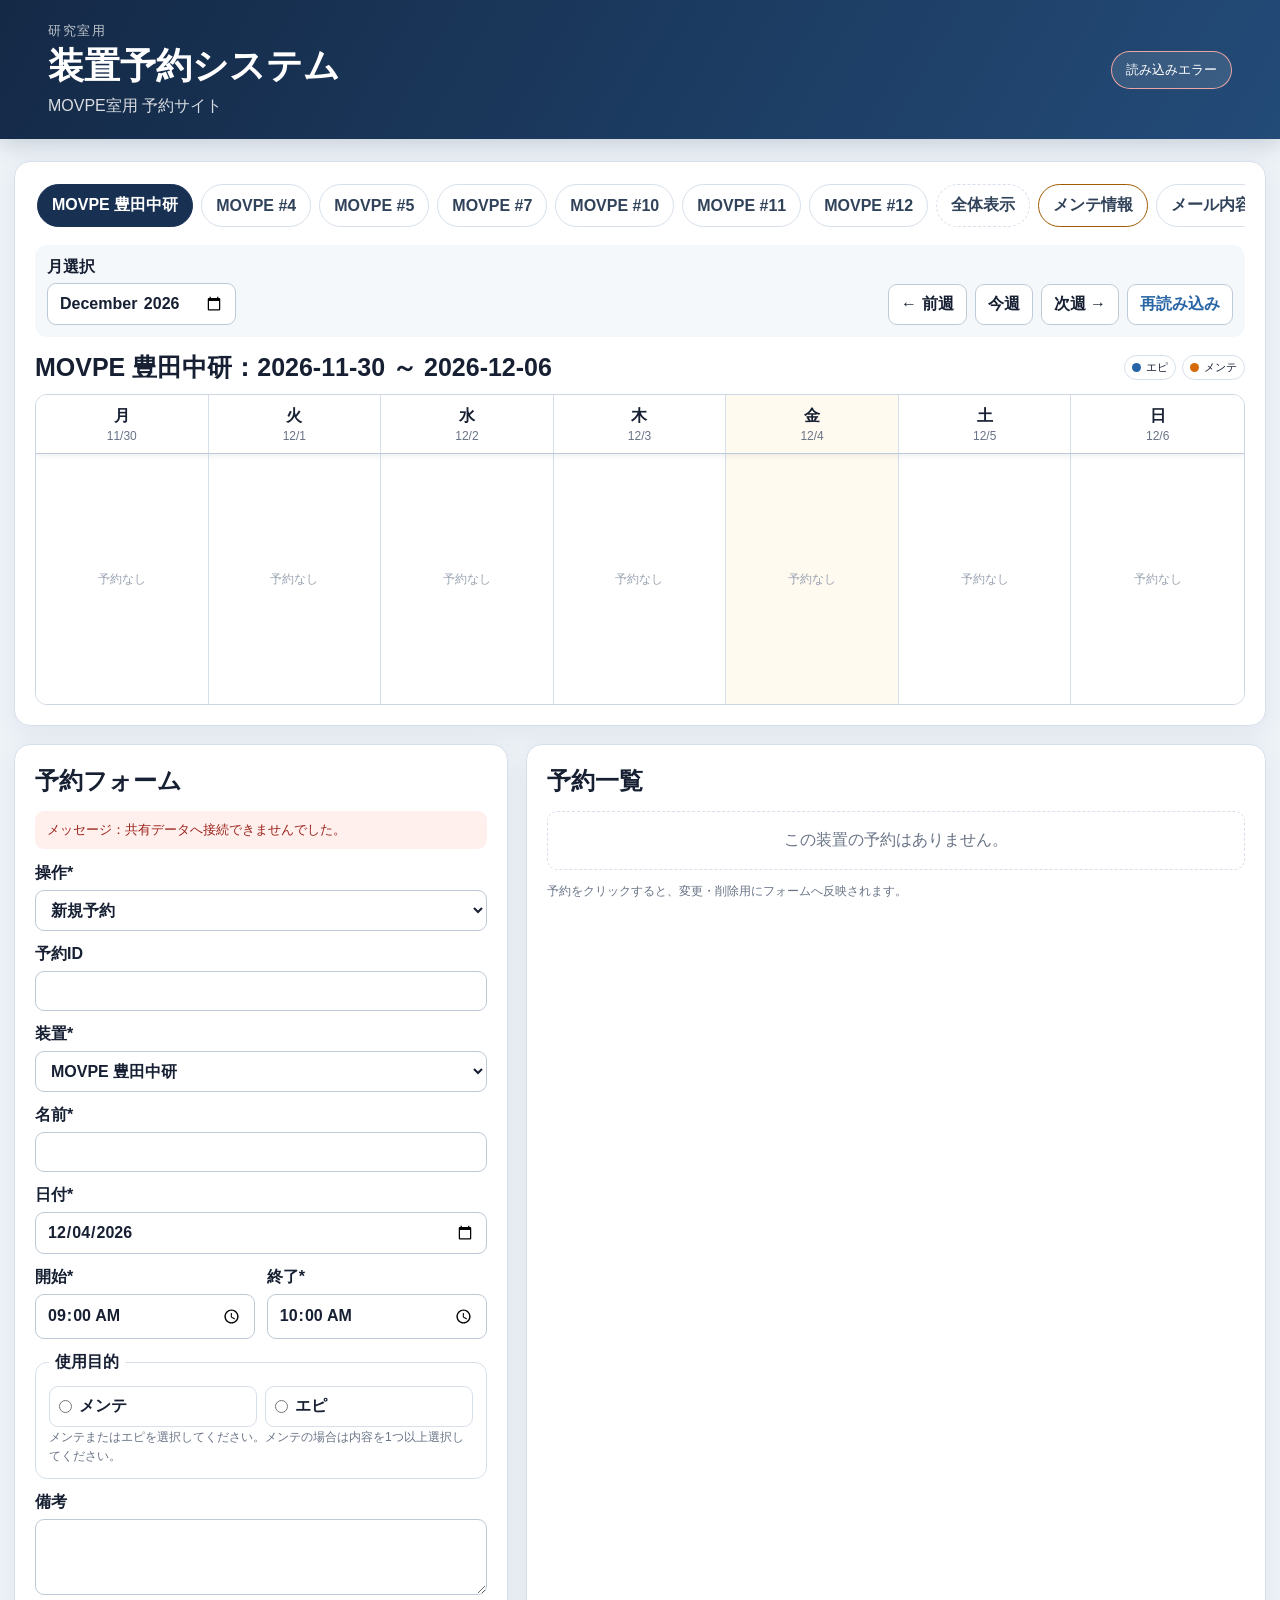
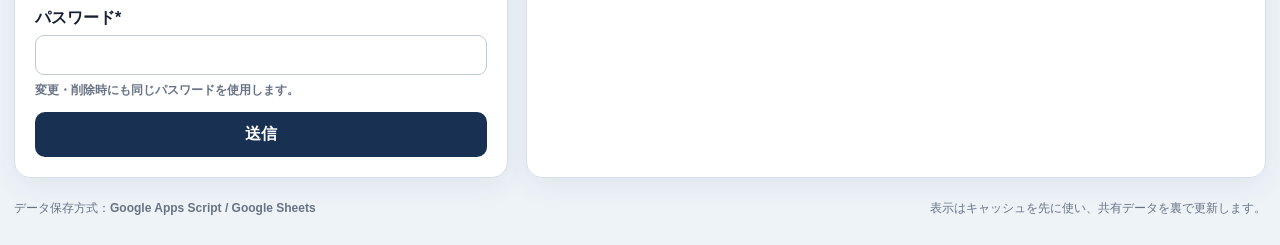
<file: index.html>
<!doctype html>
<html lang="ja">
<head>
  <meta charset="utf-8">
  <meta name="viewport" content="width=device-width, initial-scale=1">
  <meta name="theme-color" content="#183153">
  <link rel="preconnect" href="https://script.google.com">
  <link rel="preconnect" href="https://script.googleusercontent.com" crossorigin>
  <title>装置予約システム</title>
  <link rel="stylesheet" href="style_v7_timeline.css?v=20260723-v21-readable-expanded-cards">
</head>
<body>
  <header class="site-header">
    <div>
      <p class="eyebrow">研究室用</p>
      <h1>装置予約システム</h1>
      <p class="subtitle">MOVPE室用 予約サイト</p>
    </div>
    <div id="status" class="status" aria-live="polite">起動中...</div>
  </header>

  <main class="layout">
    <section id="mainViewPanel" class="panel full main-view-panel">
      <div id="equipmentTabs" class="tabs" aria-label="表示切替"></div>

      <!-- 重要・緊急の管理室連絡を、どのタブでも予約表の上に固定表示 -->
      <section id="importantNoticeBanner" class="important-notice-banner is-hidden" aria-live="polite"></section>

      <div id="calendarToolbar" class="toolbar">
        <label class="month-jump" for="monthPicker">
          <span>月選択</span>
          <input id="monthPicker" type="month">
        </label>
        <div class="toolbar-actions">
          <button type="button" id="prevWeek">← 前週</button>
          <button type="button" id="todayBtn">今週</button>
          <button type="button" id="nextWeek">次週 →</button>
          <button type="button" id="reloadBtn" class="reload-button">再読み込み</button>
        </div>
      </div>

      <div class="calendar-title-row">
        <h2 id="weekTitle">週間予約表</h2>
        <div id="viewLegend" class="view-legend"></div>
      </div>

      <div id="calendarWrap" class="calendar-wrap" tabindex="0" aria-label="週間予約表">
        <div id="timeline" class="timeline"></div>
      </div>

      <div id="emailContentView" class="email-content-view is-hidden">
        <div class="list-header email-content-header">
          <div>
            <h2>メール内容</h2>
            <p class="hint">mousers@googlegroups.com 宛てに届いたメールのうち、件名に「MO連絡網」を含むものだけを受信日ごとに表示します。</p>
          </div>
          <div class="email-toolbar">
            <label class="email-date-label">表示日
              <select id="emailDateFilter">
                <option value="">すべての日付</option>
              </select>
            </label>
            <label class="email-pass-label">メール表示パスワード
              <input id="emailViewPass" type="password" placeholder="設定していない場合は空欄">
            </label>
            <button type="button" id="emailReloadBtn">メールを読み込み</button>
          </div>
        </div>
        <div id="emailStatus" class="message">メッセージ：未読み込み</div>
        <div id="emailContentList" class="email-list"></div>
      </div>

      <!-- 管理室からの連絡 -->
      <section id="adminNoticeView" class="shared-custom-view is-hidden" aria-labelledby="adminNoticeTitle">
        <div class="shared-view-header">
          <div>
            <h2 id="adminNoticeTitle">管理室からの連絡</h2>
            <p class="hint">通常の連絡はこの欄で確認できます。重要・緊急の連絡は、掲載期間中、予約表の上にも表示されます。</p>
          </div>
          <button type="button" id="adminNoticeReloadBtn">再読み込み</button>
        </div>

        <div class="shared-view-grid">
          <div>
            <div id="adminNoticeStatus" class="message">メッセージ：読み込み中...</div>
            <div id="adminNoticeList" class="shared-card-list"></div>
          </div>

          <form id="adminNoticeForm" class="shared-form">
            <h3>連絡の登録・変更・削除</h3>
            <label>操作*
              <select id="adminNoticeMode" required>
                <option value="new">新規登録</option>
                <option value="edit">変更</option>
                <option value="delete">削除</option>
              </select>
            </label>
            <label>連絡ID
              <input id="adminNoticeId" type="text" readonly>
            </label>
            <label>タイトル*
              <input id="adminNoticeTitleInput" type="text" maxlength="120" required>
            </label>
            <label>連絡内容*
              <textarea id="adminNoticeContent" rows="6" maxlength="3000" required></textarea>
            </label>
            <label>対象*
              <select id="adminNoticeTargetType" required>
                <option value="全体">全体</option>
                <option value="特定装置">特定装置</option>
                <option value="付帯設備">付帯設備</option>
              </select>
            </label>
            <label id="adminNoticeTargetDetailLabel" class="is-hidden">対象の詳細*
              <input id="adminNoticeTargetDetail" type="text" maxlength="120" placeholder="例：MOVPE #7、除害装置">
            </label>
            <label>重要度*
              <select id="adminNoticePriority" required>
                <option value="通常">通常</option>
                <option value="重要">重要</option>
                <option value="緊急">緊急</option>
              </select>
            </label>
            <div class="row2">
              <label>掲載開始日*
                <input id="adminNoticeStartDate" type="date" required>
              </label>
              <label>掲載終了日*
                <input id="adminNoticeEndDate" type="date" required>
              </label>
            </div>
            <label>投稿者*
              <input id="adminNoticePoster" type="text" maxlength="80" required>
            </label>
            <label>管理パスワード*
              <input id="adminNoticePass" type="password" required>
              <span class="field-note">変更・削除には、登録時と同じパスワードが必要です。</span>
            </label>
            <button class="primary" type="submit">送信</button>
            <button type="button" id="adminNoticeResetBtn">入力をリセット</button>
          </form>
        </div>
      </section>

      <!-- 付帯設備メンテ・ガス交換 -->
      <section id="facilityScheduleView" class="shared-custom-view is-hidden" aria-labelledby="facilityScheduleTitle">
        <div class="shared-view-header">
          <div>
            <h2 id="facilityScheduleTitle">付帯設備メンテ・ガス交換</h2>
            <p class="hint">付帯設備のメンテナンスとガス交換予定を月間スケジュールで確認できます。</p>
          </div>
          <button type="button" id="facilityReloadBtn">再読み込み</button>
        </div>

        <div class="shared-view-grid facility-grid">
          <div class="facility-calendar-section">
            <div class="facility-month-toolbar">
              <button type="button" id="facilityPrevMonth">← 前月</button>
              <button type="button" id="facilityThisMonth">今月</button>
              <label>月選択
                <input id="facilityMonthPicker" type="month">
              </label>
              <button type="button" id="facilityNextMonth">次月 →</button>
            </div>
            <div id="facilityStatus" class="message">メッセージ：読み込み中...</div>
            <div id="facilityMonthTitle" class="facility-month-title"></div>
            <div class="facility-calendar-wrap">
              <div id="facilityCalendar" class="facility-calendar" aria-label="付帯設備メンテ・ガス交換 月間予定表"></div>
            </div>
          </div>

          <form id="facilityForm" class="shared-form">
            <h3>予定の登録・変更・削除</h3>
            <label>操作*
              <select id="facilityMode" required>
                <option value="new">新規登録</option>
                <option value="edit">変更</option>
                <option value="delete">削除</option>
              </select>
            </label>
            <label>予定ID
              <input id="facilityId" type="text" readonly>
            </label>
            <label>区分*
              <select id="facilityCategory" required>
                <option value="付帯設備メンテ">付帯設備メンテ</option>
                <option value="ガス交換">ガス交換</option>
              </select>
            </label>
            <label>タイトル*
              <input id="facilityTitleInput" type="text" maxlength="120" required placeholder="例：除害装置 定期メンテ">
            </label>
            <label>対象設備・ガス名*
              <input id="facilityTarget" type="text" maxlength="120" required placeholder="例：除害装置、NH3ボンベ">
            </label>
            <div class="row2">
              <label>開始日*
                <input id="facilityStartDate" type="date" required>
              </label>
              <label>終了日*
                <input id="facilityEndDate" type="date" required>
              </label>
            </div>
            <div class="row2">
              <label>開始時刻
                <input id="facilityStartTime" type="time">
              </label>
              <label>終了時刻
                <input id="facilityFinishTime" type="time">
              </label>
            </div>
            <label>内容
              <textarea id="facilityContent" rows="5" maxlength="2000"></textarea>
            </label>
            <label>投稿者*
              <input id="facilityPoster" type="text" maxlength="80" required>
            </label>
            <label>管理パスワード*
              <input id="facilityPass" type="password" required>
              <span class="field-note">変更・削除には、登録時と同じパスワードが必要です。</span>
            </label>
            <button class="primary" type="submit">送信</button>
            <button type="button" id="facilityResetBtn">入力をリセット</button>
          </form>
        </div>
      </section>
    </section>

    <section id="formPanel" class="panel">
      <h2>予約フォーム</h2>
      <p id="message" class="message" aria-live="polite">メッセージ：予約内容を入力してください。</p>

      <form id="reservationForm">
        <label>操作*
          <select id="mode" required>
            <option value="new">新規予約</option>
            <option value="edit">予約変更</option>
            <option value="delete">予約削除</option>
          </select>
        </label>

        <label>予約ID
          <input id="reservationId" type="text" readonly>
        </label>

        <label>装置*
          <select id="equipment" required></select>
        </label>

        <label>名前*
          <input id="name" type="text" autocomplete="name" required>
        </label>

        <label>日付*
          <input id="date" type="date" required>
        </label>

        <div class="row2">
          <label>開始*
            <input id="start" type="time" required>
          </label>
          <label>終了*
            <input id="finish" type="time" required>
          </label>
        </div>

        <fieldset class="checkbox-panel">
          <legend>使用目的</legend>
          <div class="maintenance-kind-grid">
            <label class="check-option">
              <input type="radio" name="maintenanceKind" value="maintenance">
              <span>メンテ</span>
            </label>
            <label class="check-option">
              <input type="radio" name="maintenanceKind" value="epi">
              <span>エピ</span>
            </label>
          </div>

          <div id="maintenanceDetailPanel" class="maintenance-detail-panel is-hidden">
            <div class="field-title">メンテ内容</div>
            <div class="check-grid">
              <label class="check-option"><input type="checkbox" name="maintenanceDetails" value="原料交換"><span>原料交換</span></label>
              <label class="check-option"><input type="checkbox" name="maintenanceDetails" value="重故障"><span>重故障</span></label>
              <label class="check-option"><input type="checkbox" name="maintenanceDetails" value="除害停止"><span>除害停止</span></label>
              <label class="check-option"><input type="checkbox" name="maintenanceDetails" value="定常メンテ"><span>定常メンテ</span></label>
            </div>
          </div>
          <span class="field-note">メンテまたはエピを選択してください。メンテの場合は内容を1つ以上選択してください。</span>
        </fieldset>

        <label>備考
          <textarea id="remark" rows="3"></textarea>
        </label>

        <label>パスワード*
          <input id="pass" type="password" required>
          <span class="field-note">変更・削除時にも同じパスワードを使用します。</span>
        </label>

        <button class="primary" type="submit">送信</button>
      </form>
    </section>

    <section id="reservationPanel" class="panel">
      <div class="list-header">
        <h2>予約一覧</h2>
      </div>
      <div id="reservationList" class="reservation-list"></div>
      <p class="hint">予約をクリックすると、変更・削除用にフォームへ反映されます。</p>
    </section>
  </main>

  <footer>
    <span>データ保存方式：<strong id="dataMode">確認中</strong></span>
    <span>表示はキャッシュを先に使い、共有データを裏で更新します。</span>
  </footer>

  <script src="config.js?v=20260713-v13-admin-facility"></script>
  <script src="script_v7_timeline.js?v=20260723-v21-readable-expanded-cards" defer></script>
</body>
</html>
</file>
<file: style_v7_timeline.css>
:root {
  --bg: #eef3f8;
  --panel: #ffffff;
  --ink: #172033;
  --muted: #687386;
  --line: #d7e0ea;
  --brand: #183153;
  --brand-soft: #e8eef6;
  --accent: #2a66a5;
  --ok: #147d56;
  --error: #b42318;
  --hour-height: 48px;
  --time-col: 72px;
  --day-min: 150px;
  --radius: 16px;
  font-family: Inter, "Noto Sans JP", "Yu Gothic", Meiryo, sans-serif;
  color: var(--ink);
  background: var(--bg);
}

* { box-sizing: border-box; }
html { scroll-behavior: smooth; }
body { margin: 0; min-width: 320px; background: var(--bg); color: var(--ink); }
button, input, select, textarea { font: inherit; }
button { cursor: pointer; }

.site-header {
  display: flex;
  align-items: center;
  justify-content: space-between;
  gap: 20px;
  padding: 22px clamp(18px, 4vw, 48px);
  color: #fff;
  background: linear-gradient(120deg, #142946, #234b78);
  box-shadow: 0 6px 22px rgba(22, 42, 68, .18);
}
.site-header h1 { margin: 2px 0 0; font-size: clamp(24px, 3vw, 36px); }
.eyebrow { margin: 0; opacity: .72; font-size: 13px; letter-spacing: .12em; }
.subtitle { margin: 5px 0 0; opacity: .84; }
.status {
  flex: 0 0 auto;
  max-width: 320px;
  padding: 9px 14px;
  border: 1px solid rgba(255,255,255,.35);
  border-radius: 999px;
  background: rgba(255,255,255,.11);
  font-size: 13px;
  text-align: center;
}
.status.ok { border-color: rgba(151, 244, 202, .75); }
.status.error { border-color: rgba(255, 173, 166, .9); }

.layout {
  display: grid;
  grid-template-columns: minmax(280px, .8fr) minmax(320px, 1.2fr);
  gap: 18px;
  width: min(1500px, calc(100% - 28px));
  margin: 22px auto;
}
.panel {
  min-width: 0;
  padding: 20px;
  border: 1px solid var(--line);
  border-radius: var(--radius);
  background: var(--panel);
  box-shadow: 0 8px 28px rgba(34, 54, 82, .07);
}
.panel.full { grid-column: 1 / -1; }
.panel h2 { margin: 0 0 14px; }

.tabs {
  display: flex;
  gap: 8px;
  overflow-x: auto;
  padding: 2px 2px 10px;
  scrollbar-width: thin;
}
.tabs button {
  flex: 0 0 auto;
  padding: 10px 14px;
  border: 1px solid var(--line);
  border-radius: 999px;
  color: #31435a;
  background: #fff;
  font-weight: 700;
}
.tabs button:hover { background: #f4f7fa; }
.tabs button.active {
  border-color: var(--brand);
  color: #fff;
  background: var(--brand);
}
.tabs button.overall-tab { border-style: dashed; }
.tabs button.maintenance-tab { border-color: #a05a00; }
.tabs button.maintenance-tab.active { background: #8a4d00; }
.tabs button.email-content-tab.active { background: #5c3f8c; }

.toolbar {
  display: flex;
  align-items: end;
  justify-content: space-between;
  gap: 14px;
  margin: 8px 0 14px;
  padding: 12px;
  border-radius: 12px;
  background: #f5f8fb;
}
.month-jump { display: grid; gap: 5px; font-weight: 700; }
.toolbar-actions { display: flex; flex-wrap: wrap; gap: 8px; justify-content: flex-end; }
.toolbar button, .email-toolbar button {
  padding: 9px 12px;
  border: 1px solid #bfcbd8;
  border-radius: 9px;
  background: #fff;
  color: var(--ink);
  font-weight: 700;
}
.toolbar button:hover, .email-toolbar button:hover { background: #edf3f8; }
.reload-button { color: var(--accent) !important; }

.calendar-title-row {
  display: flex;
  align-items: center;
  justify-content: space-between;
  gap: 12px;
  margin-bottom: 10px;
}
.calendar-title-row h2 { margin: 0; font-size: clamp(18px, 2.1vw, 25px); }
.view-legend { display: flex; flex-wrap: wrap; gap: 6px; justify-content: flex-end; }
.legend-item {
  display: inline-flex;
  align-items: center;
  gap: 5px;
  padding: 4px 7px;
  border: 1px solid var(--line);
  border-radius: 999px;
  background: #fff;
  font-size: 11px;
  white-space: nowrap;
}
.legend-dot { width: 9px; height: 9px; border-radius: 50%; background: var(--event-color); }

.calendar-wrap {
  position: relative;
  max-height: 760px;
  overflow: auto;
  border: 1px solid #cbd6e2;
  border-radius: 12px;
  background: #fff;
  overscroll-behavior: contain;
}

/* 全体表示・メンテ情報：縦方向を少し広げた24時間表示 */
body.expanded-view-active .calendar-wrap {
  height: auto;
  min-height: 0;
  max-height: none;
  overflow-x: auto;
  overflow-y: visible;
}
body.expanded-view-active .timeline-corner,
body.expanded-view-active .timeline-day-head {
  min-height: 52px;
  padding: 6px;
}
body.expanded-view-active .timeline-day-head .date-label {
  font-size: 11px;
}
body.expanded-view-active .time-label {
  right: 7px;
  font-size: 10px;
}
body.expanded-view-active .timeline-event {
  min-height: 58px;
  display: flex;
  flex-direction: column;
  align-items: stretch;
  gap: 2px;
  padding: 5px 6px;
  border-left-width: 4px;
  border-radius: 7px;
  overflow: hidden;
  white-space: normal;
  text-overflow: clip;
}
body.expanded-view-active .timeline-event span {
  display: block;
  min-width: 0;
  margin: 0;
  font-size: 10.5px;
  line-height: 1.25;
  white-space: normal;
  overflow-wrap: anywhere;
  word-break: break-word;
  text-overflow: clip;
}
body.expanded-view-active .timeline-event span + span::before {
  content: none;
}
body.expanded-view-active .timeline-event .event-time {
  font-size: 10px;
  font-weight: 900;
  font-variant-numeric: tabular-nums;
}
body.expanded-view-active .timeline-event .event-equipment {
  color: #183153;
  font-weight: 900;
}
body.expanded-view-active .timeline-event .event-name {
  font-weight: 800;
}
body.expanded-view-active .timeline-event .event-purpose {
  color: #6f3900;
  font-weight: 800;
}
body.expanded-view-active .timeline-event .event-remark {
  display: block;
  padding-top: 2px;
  border-top: 1px dashed rgba(72, 87, 106, .28);
  color: #48576a;
}
body.expanded-view-active .last-use-label,
body.expanded-view-active .last-use-cell {
  min-height: 52px;
  padding: 7px;
  font-size: 11px;
}
body.expanded-view-active .last-use-cell strong {
  font-size: 12px;
}

.timeline {
  min-width: calc(var(--time-col) + 7 * var(--day-min));
}
.timeline-header {
  position: sticky;
  top: 0;
  z-index: 20;
  display: grid;
  grid-template-columns: var(--time-col) repeat(7, minmax(var(--day-min), 1fr));
  border-bottom: 1px solid #bcc9d6;
  background: #fff;
  box-shadow: 0 2px 6px rgba(27, 46, 72, .08);
}
.timeline-corner,
.timeline-day-head {
  min-height: 58px;
  display: grid;
  place-content: center;
  padding: 7px;
  border-right: 1px solid var(--line);
  text-align: center;
}
.timeline-corner {
  position: sticky;
  left: 0;
  z-index: 22;
  background: #f3f6fa;
  font-weight: 800;
}
.timeline-day-head { background: #fff; }
.timeline-day-head.today { background: #fff7df; }
.timeline-day-head .dow { font-weight: 800; }
.timeline-day-head .date-label { margin-top: 2px; color: var(--muted); font-size: 12px; }

.timeline-body {
  position: relative;
  display: grid;
  grid-template-columns: var(--time-col) repeat(7, minmax(var(--day-min), 1fr));
  min-height: calc(var(--hour-height) * 24);
}
.time-axis {
  position: sticky;
  left: 0;
  z-index: 10;
  height: calc(var(--hour-height) * 24);
  border-right: 1px solid #aebdcd;
  background: #f8fafc;
}
.time-label {
  position: absolute;
  right: 8px;
  transform: translateY(-50%);
  color: #516174;
  font-size: 11px;
  font-variant-numeric: tabular-nums;
}
.time-label:first-child { transform: none; }
.day-track {
  position: relative;
  height: calc(var(--hour-height) * 24);
  border-right: 1px solid var(--line);
  background:
    repeating-linear-gradient(
      to bottom,
      transparent 0,
      transparent calc(var(--hour-height) / 2 - 1px),
      #eef2f6 calc(var(--hour-height) / 2 - 1px),
      #eef2f6 calc(var(--hour-height) / 2),
      transparent calc(var(--hour-height) / 2),
      transparent calc(var(--hour-height) - 1px),
      #d9e1ea calc(var(--hour-height) - 1px),
      #d9e1ea var(--hour-height)
    );
}
.day-track.today { background-color: #fffdf5; }
.day-track:last-child { border-right: 0; }

.timeline-event {
  position: absolute;
  z-index: 3;
  display: block;
  overflow: hidden;
  padding: 5px 6px;
  border: 1px solid color-mix(in srgb, var(--event-color) 72%, #000 0%);
  border-left: 5px solid var(--event-color);
  border-radius: 8px;
  background: color-mix(in srgb, var(--event-color) 14%, white);
  color: #172033;
  text-align: left;
  box-shadow: 0 2px 6px rgba(32, 52, 78, .12);
  transition: transform .12s ease, box-shadow .12s ease;
}
.timeline-event:hover,
.timeline-event:focus-visible {
  z-index: 8;
  transform: translateY(-1px);
  box-shadow: 0 5px 12px rgba(32, 52, 78, .2);
  outline: 2px solid color-mix(in srgb, var(--event-color) 55%, white);
}
.event-time { display: block; font-size: 11px; font-weight: 800; font-variant-numeric: tabular-nums; }
.event-equipment { display: block; margin-top: 2px; font-size: 11px; font-weight: 800; }
.event-name { display: block; margin-top: 2px; font-size: 12px; font-weight: 700; }
.event-purpose, .event-remark { display: block; margin-top: 2px; font-size: 11px; line-height: 1.25; }
.event-purpose { color: #6f3900; font-weight: 700; }
.event-remark { color: #48576a; }
.timeline-empty {
  position: absolute;
  inset: 90px 20px auto calc(var(--time-col) + 20px);
  z-index: 4;
  padding: 18px;
  border: 1px dashed #bdc9d6;
  border-radius: 10px;
  color: var(--muted);
  background: rgba(255,255,255,.92);
  text-align: center;
}

.last-use-summary {
  margin-bottom: 12px;
  border: 1px solid #b8c8d8;
  border-radius: 12px;
  overflow: hidden;
  background: #f6f9fc;
}
.last-use-summary-title {
  padding: 8px 12px;
  border-bottom: 1px solid #cbd6e2;
  background: #e7eef6;
  color: #183153;
  font-size: 13px;
  font-weight: 900;
}
.last-use-grid {
  display: grid;
  grid-template-columns: var(--time-col) repeat(7, minmax(var(--day-min), 1fr));
  min-width: calc(var(--time-col) + 7 * var(--day-min));
  background: #f9fbfd;
}
.last-use-label,
.last-use-cell {
  min-height: 52px;
  display: grid;
  place-content: center;
  padding: 7px;
  border-right: 1px solid var(--line);
  font-size: 11px;
  text-align: center;
}
.last-use-label { position: sticky; left: 0; z-index: 21; background: #eef3f8; font-weight: 900; }
.last-use-cell:last-child { border-right: 0; }
.last-use-cell strong { display: block; font-size: 13px; color: #183153; }
.last-use-equipment { display: block; margin-top: 3px; font-weight: 800; line-height: 1.25; }
.last-use-empty { color: var(--muted); }

.timeline-frame {
  min-width: calc(var(--time-col) + 7 * var(--day-min));
  border-top: 1px solid #bcc9d6;
}

form { display: grid; gap: 13px; }
label { display: grid; gap: 6px; font-weight: 700; }
input, select, textarea {
  width: 100%;
  padding: 10px 11px;
  border: 1px solid #bdc9d6;
  border-radius: 9px;
  color: var(--ink);
  background: #fff;
}
input:focus, select:focus, textarea:focus { outline: 3px solid rgba(42, 102, 165, .16); border-color: var(--accent); }
textarea { resize: vertical; }
.row2 { display: grid; grid-template-columns: 1fr 1fr; gap: 12px; }
.checkbox-panel { margin: 0; padding: 13px; border: 1px solid var(--line); border-radius: 12px; }
.checkbox-panel legend { padding: 0 6px; font-weight: 800; }
.maintenance-kind-grid, .check-grid { display: grid; grid-template-columns: repeat(2, minmax(0,1fr)); gap: 8px; }
.check-option {
  display: flex;
  align-items: center;
  gap: 7px;
  padding: 9px;
  border: 1px solid var(--line);
  border-radius: 9px;
  background: #fff;
  font-weight: 700;
}
.check-option input { width: auto; margin: 0; }
.maintenance-detail-panel { margin-top: 12px; }
.field-title { margin-bottom: 7px; font-weight: 800; }
.field-note, .hint { color: var(--muted); font-size: 12px; line-height: 1.5; }
.primary {
  padding: 12px 18px;
  border: 0;
  border-radius: 10px;
  color: #fff;
  background: var(--brand);
  font-weight: 800;
}
.primary:hover { background: #244b78; }

.message {
  margin: 0 0 14px;
  padding: 10px 12px;
  border-radius: 9px;
  color: #445267;
  background: #f2f5f8;
  font-size: 13px;
}
.message.ok { color: #0d6846; background: #e9f7f1; }
.message.error { color: #9c231b; background: #fff0ee; }

.list-header { display: flex; align-items: center; justify-content: space-between; gap: 12px; }
.reservation-list { display: grid; gap: 9px; }
.reservation-card {
  width: 100%;
  display: grid;
  gap: 4px;
  padding: 11px 12px;
  border: 1px solid var(--line);
  border-left: 5px solid var(--event-color);
  border-radius: 10px;
  color: var(--ink);
  background: #fff;
  text-align: left;
}
.reservation-card:hover { background: #f7f9fb; }
.reservation-card .card-time { font-weight: 800; }
.reservation-card .card-meta { color: var(--muted); font-size: 12px; }
.empty-card { padding: 18px; border: 1px dashed var(--line); border-radius: 10px; color: var(--muted); text-align: center; }

.email-content-header { align-items: flex-start; }
.email-toolbar { display: flex; align-items: end; gap: 8px; }
.email-pass-label { min-width: 220px; }
.email-date-label { min-width: 190px; }
.email-list { display: grid; gap: 12px; margin-top: 12px; }
.email-card { padding: 14px; border: 1px solid var(--line); border-radius: 12px; }
.email-card h4 { margin: 0 0 5px; font-size: 16px; }
.email-meta { color: var(--muted); font-size: 12px; }
.email-body { margin-top: 10px; white-space: pre-wrap; line-height: 1.55; }
.email-card details { margin-top: 10px; }
.email-card a { color: var(--accent); }

.email-day-group { display: grid; gap: 8px; }
.email-day-heading {
  position: sticky;
  top: 0;
  z-index: 2;
  display: flex;
  align-items: center;
  justify-content: space-between;
  gap: 12px;
  padding: 9px 12px;
  border: 1px solid var(--line);
  border-radius: 10px;
  background: #eef4f8;
}
.email-day-heading h3 { margin: 0; font-size: 16px; }
.email-day-heading span { color: var(--muted); font-size: 12px; font-weight: 700; }
.email-day-items { display: grid; gap: 9px; }

.is-hidden { display: none !important; }
footer {
  display: flex;
  flex-wrap: wrap;
  justify-content: space-between;
  gap: 8px 18px;
  width: min(1500px, calc(100% - 28px));
  margin: 0 auto 28px;
  color: var(--muted);
  font-size: 12px;
}

@media (max-width: 900px) {
  .layout { grid-template-columns: 1fr; }
  .panel.full { grid-column: auto; }
  .toolbar { align-items: stretch; flex-direction: column; }
  .toolbar-actions { justify-content: stretch; }
  .toolbar-actions button { flex: 1 1 100px; }
  .calendar-title-row { align-items: flex-start; flex-direction: column; }
  .view-legend { justify-content: flex-start; }
}

@media (max-width: 620px) {
  .site-header { align-items: flex-start; flex-direction: column; }
  .status { max-width: none; width: 100%; }
  .layout { width: min(100% - 16px, 1500px); margin-top: 10px; gap: 10px; }
  .panel { padding: 14px; border-radius: 12px; }
  .row2, .maintenance-kind-grid, .check-grid { grid-template-columns: 1fr; }
  .email-toolbar { align-items: stretch; flex-direction: column; width: 100%; }
  .email-pass-label, .email-date-label { min-width: 0; }
  :root { --day-min: 132px; --time-col: 62px; }
}


/* v10: overall / maintenance / email use the full vertical workspace */
.main-view-panel.expanded-view {
  min-height: calc(100vh - 170px);
}

.main-view-panel.expanded-view .calendar-wrap {
  height: auto;
  min-height: 0;
  max-height: none;
}

.main-view-panel.expanded-view .email-content-view {
  min-height: calc(100vh - 255px);
}

.main-view-panel.expanded-view .email-list {
  max-height: calc(100vh - 420px);
  min-height: 420px;
  overflow: auto;
  padding-right: 4px;
  overscroll-behavior: contain;
}

.email-toolbar button:disabled {
  cursor: wait;
  opacity: .65;
}

.email-destination {
  margin-top: 4px;
  color: var(--muted);
  font-size: 11px;
  overflow-wrap: anywhere;
}

@media (max-width: 900px) {
  .main-view-panel.expanded-view .calendar-wrap {
    height: auto;
    min-height: 0;
  }

  .main-view-panel.expanded-view .email-content-view {
    min-height: 70vh;
  }

  .main-view-panel.expanded-view .email-list {
    max-height: 58vh;
    min-height: 360px;
  }
}

@media (max-width: 620px) {
  .main-view-panel.expanded-view {
    min-height: auto;
  }

  .main-view-panel.expanded-view .calendar-wrap {
    height: auto;
    min-height: 0;
  }

  .main-view-panel.expanded-view .email-content-view {
    min-height: auto;
  }

  .main-view-panel.expanded-view .email-list {
    max-height: 62vh;
    min-height: 320px;
  }
}


/* v11: equipment tabs use compact weekday columns instead of a vertical time axis */
.calendar-wrap.equipment-board-mode {
  max-height: 620px;
  overflow: auto;
}

.calendar-wrap.equipment-board-mode .timeline {
  min-width: calc(7 * var(--day-min));
}

.equipment-week-board {
  min-width: calc(7 * var(--day-min));
}

.equipment-board-header,
.equipment-board-body {
  display: grid;
  grid-template-columns: repeat(7, minmax(var(--day-min), 1fr));
}

.equipment-board-header {
  position: sticky;
  top: 0;
  z-index: 12;
  border-bottom: 1px solid #bcc9d6;
  background: #fff;
  box-shadow: 0 2px 6px rgba(27, 46, 72, .08);
}

.equipment-board-day-head {
  min-height: 58px;
  display: grid;
  place-content: center;
  padding: 7px;
  border-right: 1px solid var(--line);
  text-align: center;
}

.equipment-board-day-head:last-child,
.equipment-day-column:last-child {
  border-right: 0;
}

.equipment-board-day-head.today,
.equipment-day-column.today {
  background-color: #fffaf0;
}

.equipment-board-day-head .dow {
  font-weight: 800;
}

.equipment-board-day-head .date-label {
  margin-top: 2px;
  color: var(--muted);
  font-size: 12px;
}

.equipment-board-body {
  align-items: stretch;
  min-height: 250px;
}

.equipment-day-column {
  min-width: 0;
  min-height: 250px;
  display: flex;
  flex-direction: column;
  gap: 8px;
  padding: 9px;
  border-right: 1px solid var(--line);
  background: #fff;
}

.equipment-event {
  width: 100%;
  display: grid;
  gap: 3px;
  padding: 9px 10px;
  border: 1px solid var(--purpose-border, #aebdcd);
  border-left: 6px solid var(--purpose-color, #6b7280);
  border-radius: 9px;
  color: var(--ink);
  background: var(--purpose-bg, #f6f7f8);
  text-align: left;
  box-shadow: 0 2px 5px rgba(32, 52, 78, .08);
}

.equipment-event:hover,
.equipment-event:focus-visible {
  transform: translateY(-1px);
  box-shadow: 0 5px 11px rgba(32, 52, 78, .15);
  outline: 2px solid color-mix(in srgb, var(--purpose-color) 45%, white);
}

.equipment-event-time {
  font-weight: 800;
  font-variant-numeric: tabular-nums;
}

.equipment-event-name {
  font-weight: 700;
}

.equipment-event-purpose {
  width: fit-content;
  margin-top: 2px;
  padding: 2px 7px;
  border-radius: 999px;
  color: #fff;
  background: var(--purpose-color);
  font-size: 11px;
  font-weight: 800;
}

.equipment-event-detail,
.equipment-event-remark {
  font-size: 11px;
  line-height: 1.35;
}

.equipment-event-detail {
  color: #744000;
  font-weight: 700;
}

.equipment-event-remark {
  color: #48576a;
}

.equipment-day-empty {
  display: grid;
  flex: 1;
  min-height: 92px;
  place-content: center;
  color: #98a2b1;
  font-size: 12px;
}

.purpose-epi {
  --purpose-color: #2563a6;
  --purpose-border: #8fb5dc;
  --purpose-bg: #edf5fd;
  --event-color: #2563a6;
}

.purpose-maintenance {
  --purpose-color: #d46b08;
  --purpose-border: #e8af73;
  --purpose-bg: #fff5e8;
  --event-color: #d46b08;
}

.purpose-other {
  --purpose-color: #6b7280;
  --purpose-border: #b9bec7;
  --purpose-bg: #f5f6f7;
  --event-color: #6b7280;
}

.purpose-legend .legend-dot {
  background: var(--purpose-color);
}

.reservation-card {
  border-left-color: var(--purpose-color, #6b7280);
  background: var(--purpose-bg, #fff);
}

.reservation-card:hover {
  background: color-mix(in srgb, var(--purpose-bg, white) 82%, #e8edf3);
}

@media (max-width: 620px) {
  .calendar-wrap.equipment-board-mode {
    max-height: 68vh;
  }
}


/* ==========================================================================
   管理室連絡・付帯設備メンテ／ガス交換 月間予定
   ========================================================================== */

/* 管理室連絡・付帯設備月間予定 追加機能 */

.is-hidden { display: none !important; }

.tabs button.admin-notice-tab {
  border-color: #8a5a00;
}
.tabs button.admin-notice-tab.active {
  border-color: #8a5a00;
  background: #8a5a00;
}
.tabs button.facility-schedule-tab {
  border-color: #166b66;
}
.tabs button.facility-schedule-tab.active {
  border-color: #166b66;
  background: #166b66;
}

/* 追加タブ表示中は、既存予約・メール画面だけを隠す。 */
body.shared-info-active #calendarToolbar,
body.shared-info-active .calendar-title-row,
body.shared-info-active #calendarWrap,
body.shared-info-active #emailContentView,
body.shared-info-active #formPanel,
body.shared-info-active #reservationPanel {
  display: none !important;
}
body.shared-info-active .main-view-panel {
  min-height: calc(100vh - 170px);
}

.important-notice-banner {
  margin: 4px 0 14px;
  padding: 14px;
  border: 2px solid #c46b00;
  border-radius: 12px;
  background: #fff8e7;
  box-shadow: 0 5px 16px rgba(116, 67, 0, .12);
}
.important-notice-heading {
  margin-bottom: 9px;
  color: #743d00;
  font-size: 16px;
  font-weight: 900;
}
.important-notice-items {
  display: grid;
  gap: 9px;
}
.important-notice-item {
  padding: 11px 13px;
  border: 1px solid #dfb46d;
  border-left: 7px solid #bf7300;
  border-radius: 9px;
  background: #fff;
}
.important-notice-item.priority-emergency {
  border-color: #d9938d;
  border-left-color: #b42318;
  background: #fff5f4;
}
.important-notice-item strong {
  display: block;
  margin-top: 4px;
  font-size: 15px;
}
.important-notice-item p {
  margin: 5px 0;
  line-height: 1.55;
}
.important-notice-item small {
  color: #657184;
}
.important-notice-meta {
  display: flex;
  flex-wrap: wrap;
  gap: 7px 11px;
  align-items: center;
  color: #5b6676;
  font-size: 12px;
}
.priority-badge,
.publication-state {
  display: inline-flex;
  align-items: center;
  width: fit-content;
  padding: 2px 7px;
  border-radius: 999px;
  font-size: 11px;
  font-weight: 900;
}
.priority-normal .priority-badge {
  color: #31435a;
  background: #e8eef5;
}
.priority-important .priority-badge {
  color: #6d3a00;
  background: #ffe0a8;
}
.priority-emergency .priority-badge {
  color: #fff;
  background: #b42318;
}
.publication-state {
  color: #31586f;
  background: #e7f2f8;
}

.shared-custom-view {
  margin-top: 8px;
}
.shared-view-header {
  display: flex;
  align-items: flex-start;
  justify-content: space-between;
  gap: 14px;
  margin-bottom: 14px;
}
.shared-view-header h2 {
  margin-bottom: 5px;
}
.shared-view-header .hint {
  margin: 0;
}
.shared-view-header > button,
.facility-month-toolbar button,
.shared-form > button:not(.primary) {
  padding: 9px 12px;
  border: 1px solid #bfcbd8;
  border-radius: 9px;
  color: #172033;
  background: #fff;
  font-weight: 700;
}
.shared-view-header > button:hover,
.facility-month-toolbar button:hover,
.shared-form > button:not(.primary):hover {
  background: #edf3f8;
}
.shared-view-grid {
  display: grid;
  grid-template-columns: minmax(0, 1.7fr) minmax(285px, .8fr);
  gap: 18px;
  align-items: start;
}
.shared-card-list {
  display: grid;
  gap: 10px;
  max-height: calc(100vh - 335px);
  min-height: 360px;
  overflow: auto;
  padding: 2px 5px 2px 2px;
}
.shared-card {
  width: 100%;
  display: grid;
  gap: 5px;
  padding: 13px 14px;
  border: 1px solid #cbd6e2;
  border-left: 7px solid #708197;
  border-radius: 11px;
  color: #172033;
  background: #fff;
  text-align: left;
  box-shadow: 0 3px 9px rgba(32, 52, 78, .08);
}
.shared-card:hover,
.shared-card:focus-visible {
  transform: translateY(-1px);
  box-shadow: 0 7px 15px rgba(32, 52, 78, .15);
  outline: 2px solid #9eb7ce;
}
.notice-card.priority-important { border-left-color: #c27600; }
.notice-card.priority-emergency { border-left-color: #b42318; background: #fffafa; }
.shared-card-topline {
  display: flex;
  justify-content: space-between;
  gap: 8px;
}
.shared-card strong {
  font-size: 15px;
}
.shared-card-target,
.shared-card-period,
.shared-card small {
  color: #5d6a7c;
  font-size: 12px;
}
.shared-card-content {
  margin-top: 3px;
  line-height: 1.55;
}
.shared-empty {
  display: grid;
  min-height: 220px;
  place-content: center;
  padding: 20px;
  border: 1px dashed #bdc9d6;
  border-radius: 11px;
  color: #687386;
  background: #fafbfd;
  text-align: center;
}

.shared-form {
  position: sticky;
  top: 12px;
  display: grid;
  gap: 12px;
  max-height: calc(100vh - 210px);
  overflow: auto;
  padding: 16px;
  border: 1px solid #d2dce7;
  border-radius: 12px;
  background: #f8fafc;
}
.shared-form h3 {
  margin: 0 0 2px;
  font-size: 17px;
}
.shared-form .primary {
  padding: 11px 14px;
}
.shared-form textarea {
  resize: vertical;
}

.facility-grid {
  grid-template-columns: minmax(0, 2fr) minmax(285px, .72fr);
}
.facility-calendar-section {
  min-width: 0;
}
.facility-month-toolbar {
  display: flex;
  align-items: end;
  flex-wrap: wrap;
  gap: 8px;
  margin-bottom: 10px;
  padding: 10px;
  border-radius: 11px;
  background: #f3f7f8;
}
.facility-month-toolbar label {
  min-width: 150px;
  margin-left: auto;
}
.facility-month-title {
  margin: 12px 0 8px;
  font-size: 21px;
  font-weight: 900;
  text-align: center;
}
.facility-calendar-wrap {
  overflow: auto;
  border: 1px solid #c5d1dc;
  border-radius: 11px;
  background: #fff;
}
.facility-calendar {
  display: grid;
  grid-template-columns: repeat(7, minmax(120px, 1fr));
  min-width: 840px;
}
.facility-weekday {
  position: sticky;
  top: 0;
  z-index: 3;
  padding: 9px 6px;
  border-right: 1px solid #d8e0e8;
  border-bottom: 1px solid #c1ccd8;
  background: #edf3f6;
  font-weight: 900;
  text-align: center;
}
.facility-weekday:nth-child(7) { border-right: 0; }
.facility-day {
  min-height: 130px;
  padding: 6px;
  border-right: 1px solid #dce3ea;
  border-bottom: 1px solid #dce3ea;
  background: #fff;
}
.facility-day:nth-child(7n) { border-right: 0; }
.facility-day.other-month { background: #f6f8fa; }
.facility-day.today { box-shadow: inset 0 0 0 3px #e2ad3c; }
.facility-date-number {
  margin-bottom: 5px;
  color: #31435a;
  font-size: 12px;
  font-weight: 900;
}
.facility-day.other-month .facility-date-number { color: #9aa4b2; }
.facility-day-events {
  display: grid;
  gap: 4px;
}
.facility-event {
  width: 100%;
  display: grid;
  gap: 1px;
  padding: 5px 6px;
  border: 1px solid #91b6b1;
  border-left: 5px solid #24766f;
  border-radius: 7px;
  color: #173633;
  background: #eaf6f4;
  text-align: left;
  box-shadow: 0 1px 4px rgba(37, 83, 78, .08);
}
.facility-event.category-gas {
  border-color: #9baed0;
  border-left-color: #405f9b;
  color: #243758;
  background: #edf2fb;
}
.facility-event:hover,
.facility-event:focus-visible {
  z-index: 2;
  transform: translateY(-1px);
  outline: 2px solid #8fb2c5;
}
.facility-event-time {
  font-size: 10px;
  font-weight: 900;
  font-variant-numeric: tabular-nums;
}
.facility-event-title {
  overflow: hidden;
  font-size: 11px;
  font-weight: 900;
  line-height: 1.25;
  text-overflow: ellipsis;
}
.facility-event-target {
  overflow: hidden;
  color: #596779;
  font-size: 10px;
  line-height: 1.2;
  text-overflow: ellipsis;
}

@media (max-width: 1000px) {
  .shared-view-grid,
  .facility-grid {
    grid-template-columns: 1fr;
  }
  .shared-form {
    position: static;
    max-height: none;
  }
  .shared-card-list {
    max-height: 58vh;
  }
}

@media (max-width: 620px) {
  .important-notice-banner {
    padding: 10px;
  }
  .important-notice-meta,
  .shared-view-header,
  .facility-month-toolbar {
    align-items: stretch;
    flex-direction: column;
  }
  .shared-view-header > button {
    width: 100%;
  }
  .facility-month-toolbar label {
    width: 100%;
    margin-left: 0;
  }
  .shared-card-list {
    min-height: 280px;
    max-height: 55vh;
  }
}

/* v16: show facility maintenance and gas exchange schedules in the maintenance tab */
.maintenance-facility-summary {
  margin: 0 0 12px;
  border: 1px solid #d6dde8;
  border-radius: 12px;
  background: #fff;
  overflow: hidden;
}
.maintenance-facility-heading {
  display: flex;
  align-items: center;
  justify-content: space-between;
  gap: 12px;
  padding: 10px 14px;
  background: #f4f7fb;
  border-bottom: 1px solid #d6dde8;
}
.maintenance-facility-heading strong {
  color: #24364b;
}
.maintenance-facility-heading span {
  min-width: 2.2em;
  padding: 2px 8px;
  border-radius: 999px;
  background: #e5ebf3;
  text-align: center;
  font-size: 12px;
  font-weight: 700;
}
.maintenance-facility-list {
  display: grid;
  grid-template-columns: repeat(auto-fit, minmax(260px, 1fr));
  gap: 8px;
  padding: 10px;
}
.maintenance-facility-card {
  display: grid;
  grid-template-columns: auto 1fr;
  gap: 4px 10px;
  width: 100%;
  padding: 10px 12px;
  border: 1px solid #d4dbe5;
  border-left: 5px solid #8a4d00;
  border-radius: 9px;
  background: #fffaf3;
  text-align: left;
  cursor: pointer;
}
.maintenance-facility-card.category-gas {
  border-left-color: #1769aa;
  background: #f2f8fd;
}
.maintenance-facility-card:hover,
.maintenance-facility-card:focus-visible {
  box-shadow: 0 3px 10px rgba(29, 45, 66, 0.16);
  transform: translateY(-1px);
}
.maintenance-facility-category {
  grid-row: 1 / span 2;
  align-self: start;
  padding: 3px 7px;
  border-radius: 999px;
  background: #f0d8b8;
  color: #6c3a00;
  font-size: 11px;
  font-weight: 800;
  white-space: nowrap;
}
.maintenance-facility-card.category-gas .maintenance-facility-category {
  background: #d9eaf8;
  color: #0c4f84;
}
.maintenance-facility-title {
  min-width: 0;
  color: #1f2d3d;
  overflow-wrap: anywhere;
}
.maintenance-facility-date,
.maintenance-facility-target,
.maintenance-facility-content {
  grid-column: 1 / -1;
  color: #4b5968;
  font-size: 12px;
  overflow-wrap: anywhere;
}
.maintenance-facility-content {
  padding-top: 3px;
  border-top: 1px dashed #d6dde8;
  white-space: normal;
}
.maintenance-facility-empty {
  grid-column: 1 / -1;
  padding: 12px;
  color: #6d7784;
  text-align: center;
}
.facility-maintenance-legend .legend-dot { background: #8a4d00; }
.facility-gas-legend .legend-dot { background: #1769aa; }

@media (max-width: 700px) {
  .maintenance-facility-list { grid-template-columns: 1fr; }
  .maintenance-facility-card { grid-template-columns: 1fr; }
  .maintenance-facility-category { grid-row: auto; justify-self: start; }
}



/* v21: overall / maintenance cards show all text without ellipsis */
@media (min-width: 1500px) {
  :root { --day-min: 170px; }
  body.expanded-view-active .timeline-event span { font-size: 11px; }
}

@media (max-width: 900px) {
  body.expanded-view-active .timeline-event { padding: 4px 5px; }
  body.expanded-view-active .timeline-event span { font-size: 10px; }
}

/* v18: overall view shows every maintenance category */
body.expanded-view-active .timeline-event.purpose-maintenance {
  background-image: repeating-linear-gradient(
    135deg,
    color-mix(in srgb, var(--event-color) 20%, white) 0,
    color-mix(in srgb, var(--event-color) 20%, white) 6px,
    color-mix(in srgb, var(--event-color) 10%, white) 6px,
    color-mix(in srgb, var(--event-color) 10%, white) 12px
  );
  border-top-style: dashed;
  border-bottom-style: dashed;
}
body.expanded-view-active .timeline-event.purpose-maintenance .event-purpose {
  font-weight: 900;
}
</file>
